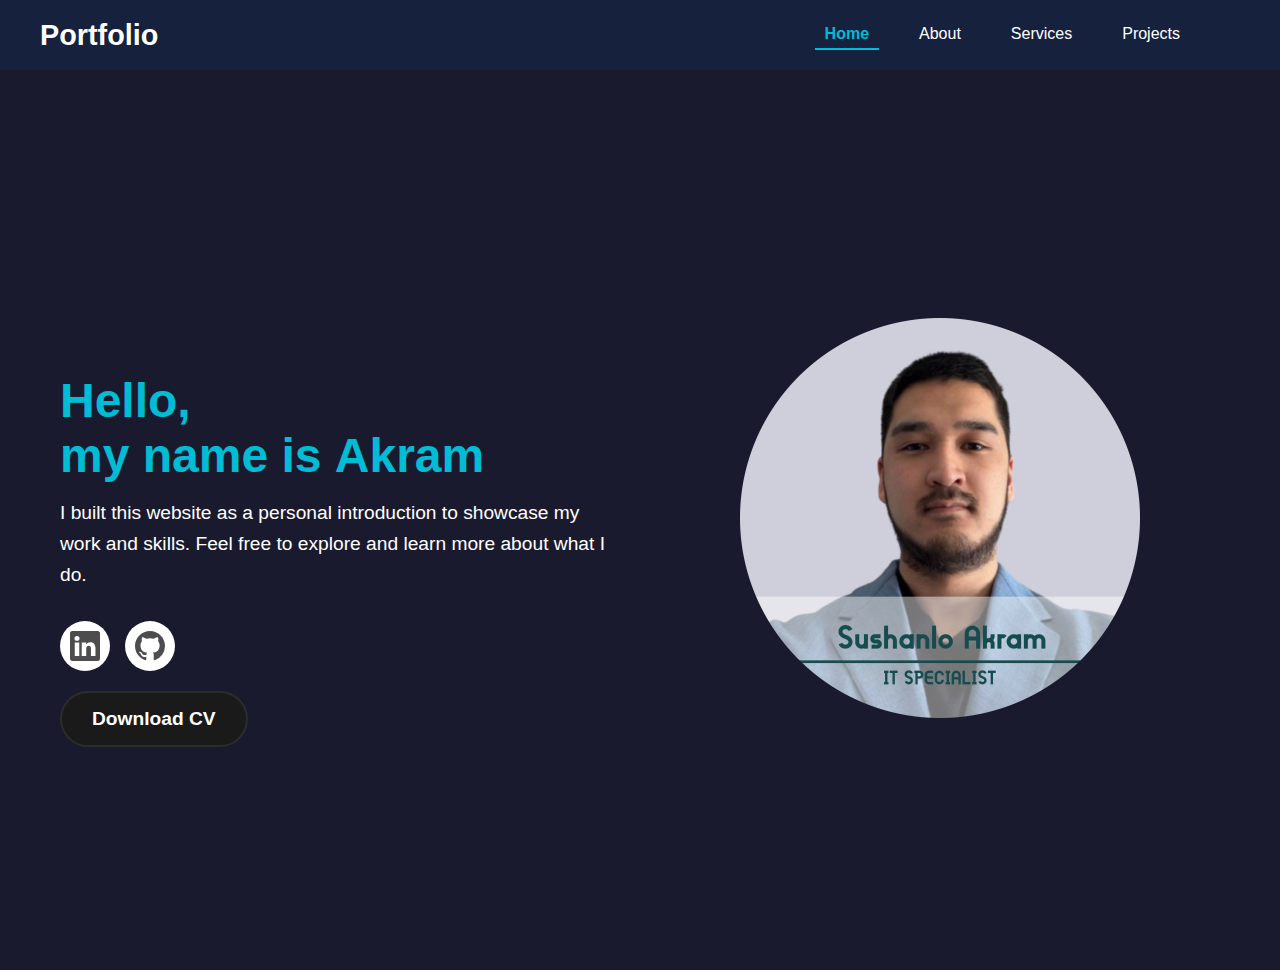
<file: index.html>
<!DOCTYPE html>
<html lang="en">
<head>
    <meta charset="UTF-8">
    <meta name="viewport" content="width=device-width, initial-scale=1.0">
    <title>My Portfolio</title>
    <link rel="stylesheet" href="css/styles.css">
</head>
<body>
    <header>
        <a href="index.html" class="logo">Portfolio</a>
        <nav>
            <a href="index.html" class="active">Home</a>
            <a href="about.html">About</a>
            <a href="services.html">Services</a>
            <a href="project.html">Projects</a>
        </nav>
    </header>
    <main>
      <section class="home">
        <div class="container home-layout">
            <!-- Text Content -->
            <div class="home-content">
                <h1>Hello,<br>my name is <strong>Akram</strong></h1>
                <p>
                    I built this website as a personal introduction to showcase my work and skills. 
                    Feel free to explore and learn more about what I do.
                </p>
                <!-- Buttons -->
                <div class="button-container">
                    <!-- Social Media Links -->
                    <ul class="example-2">
                        <li class="icon-content">
                            <a href="https://www.linkedin.com/in/akram-sushanlo-578249276/" aria-label="LinkedIn" data-social="linkedin">
                                <div class="filled"></div>
                                <svg xmlns="http://www.w3.org/2000/svg" width="16" height="16" fill="currentColor" class="bi bi-linkedin" viewBox="0 0 16 16" xml:space="preserve">
                                    <path d="M0 1.146C0 .513.526 0 1.175 0h13.65C15.474 0 16 .513 16 1.146v13.708c0 .633-.526 1.146-1.175 1.146H1.175C.526 16 0 15.487 0 14.854zm4.943 12.248V6.169H2.542v7.225zm-1.2-8.212c.837 0 1.358-.554 1.358-1.248-.015-.709-.52-1.248-1.342-1.248S2.4 3.226 2.4 3.934c0 .694.521 1.248 1.327 1.248zm4.908 8.212V9.359c0-.216.016-.432.08-.586.173-.431.568-.878 1.232-.878.869 0 1.216.662 1.216 1.634v3.865h2.401V9.25c0-2.22-1.184-3.252-2.764-3.252-1.274 0-1.845.7-2.165 1.193v.025h-.016l.016-.025V6.169h-2.4c.03.678 0 7.225 0 7.225z" fill="currentColor"></path>
                                </svg>
                            </a>
                            <div class="tooltip">LinkedIn</div>
                        </li>
                        <li class="icon-content">
                            <a href="https://github.com/idkwtp-1" aria-label="GitHub" data-social="github">
                                <div class="filled"></div>
                                <svg xmlns="http://www.w3.org/2000/svg" width="16" height="16" fill="currentColor" class="bi bi-github" viewBox="0 0 16 16" xml:space="preserve">
                                    <path d="M8 0C3.58 0 0 3.58 0 8c0 3.54 2.29 6.53 5.47 7.59.4.07.55-.17.55-.38 0-.19-.01-.82-.01-1.49-2.01.37-2.53-.49-2.69-.94-.09-.23-.48-.94-.82-1.13-.28-.15-.68-.52-.01-.53.63-.01 1.08.58 1.23.82.72 1.21 1.87.87 2.33.66.07-.52.28-.87.51-1.07-1.78-.2-3.64-.89-3.64-3.95 0-.87.31-1.59.82-2.15-.08-.2-.36-1.02.08-2.12 0 0 .67-.21 2.2.82.64-.18 1.32-.27 2-.27s1.36.09 2 .27c1.53-1.04 2.2-.82 2.2-.82.44 1.1.16 1.92.08 2.12.51.56.82 1.27.82 2.15 0 3.07-1.87 3.75-3.65 3.95.29.25.54.73.54 1.48 0 1.07-.01 1.93-.01 2.2 0 .21.15.46.55.38A8.01 8.01 0 0 0 16 8c0-4.42-3.58-8-8-8" fill="currentColor"></path>
                                </svg>
                            </a>
                            <div class="tooltip">GitHub</div>
                        </li>
                    </ul>
                    <!-- Download CV Button -->
                    <a href="Files/Resume.docx" download>
                      <button class="boton-elegante">Download CV</button>
                    </a>
                </div>
            </div>
            <!-- Image -->
            <div class="image-container">
                <img src="images/me2.png" alt="Akram's photo">
            </div>
        </div>
    </section>
    </main>
</body>
</html>
</file>
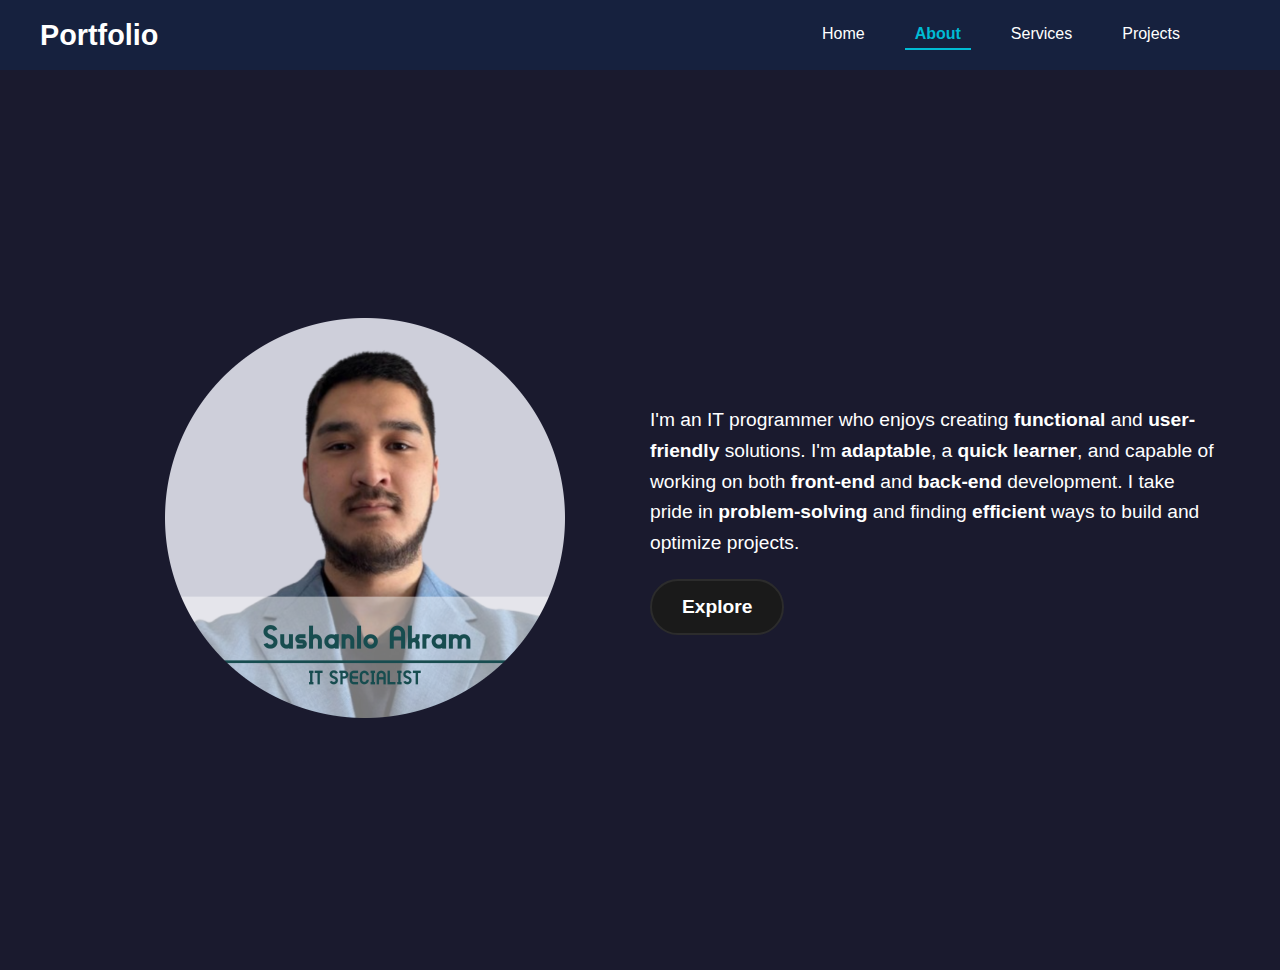
<file: about.html>
<!DOCTYPE html>
<html lang="en">
<head>
    <meta charset="UTF-8">
    <meta name="viewport" content="width=device-width, initial-scale=1.0">
    <title>My Portfolio</title>
    <link rel="stylesheet" href="css/styles.css">
</head>
<body>
    <header>
        <a href="index.html" class="logo">Portfolio</a>
        <nav>
            <a href="index.html">Home</a>
            <a href="about.html" class="active">About</a>
            <a href="services.html">Services</a>
            <a href="project.html">Projects</a>
        </nav>
    </header>

    <main>
        <section class="home">
            <div class="container">
                <div class="home-content">
                    <p>
                      I'm an IT programmer who enjoys creating <strong>functional</strong> and <strong>user-friendly</strong> solutions. I'm <strong>adaptable</strong>, a <strong>quick learner</strong>, and capable of working on both <strong>front-end</strong> and <strong>back-end</strong> development. I take pride in <strong>problem-solving</strong> and finding <strong>efficient</strong> ways to build and optimize projects.                    </p>
                    </p>
                    <a href="services.html">
                      <button class="boton-elegante">Explore</button>
                  </a>
                                  </div>
                <div class="image-container">
                    <img src="images/me2.png" alt="Akram's photo">
                </div>
            </div>
        </section>
    </main>

</body>
</html>
</file>
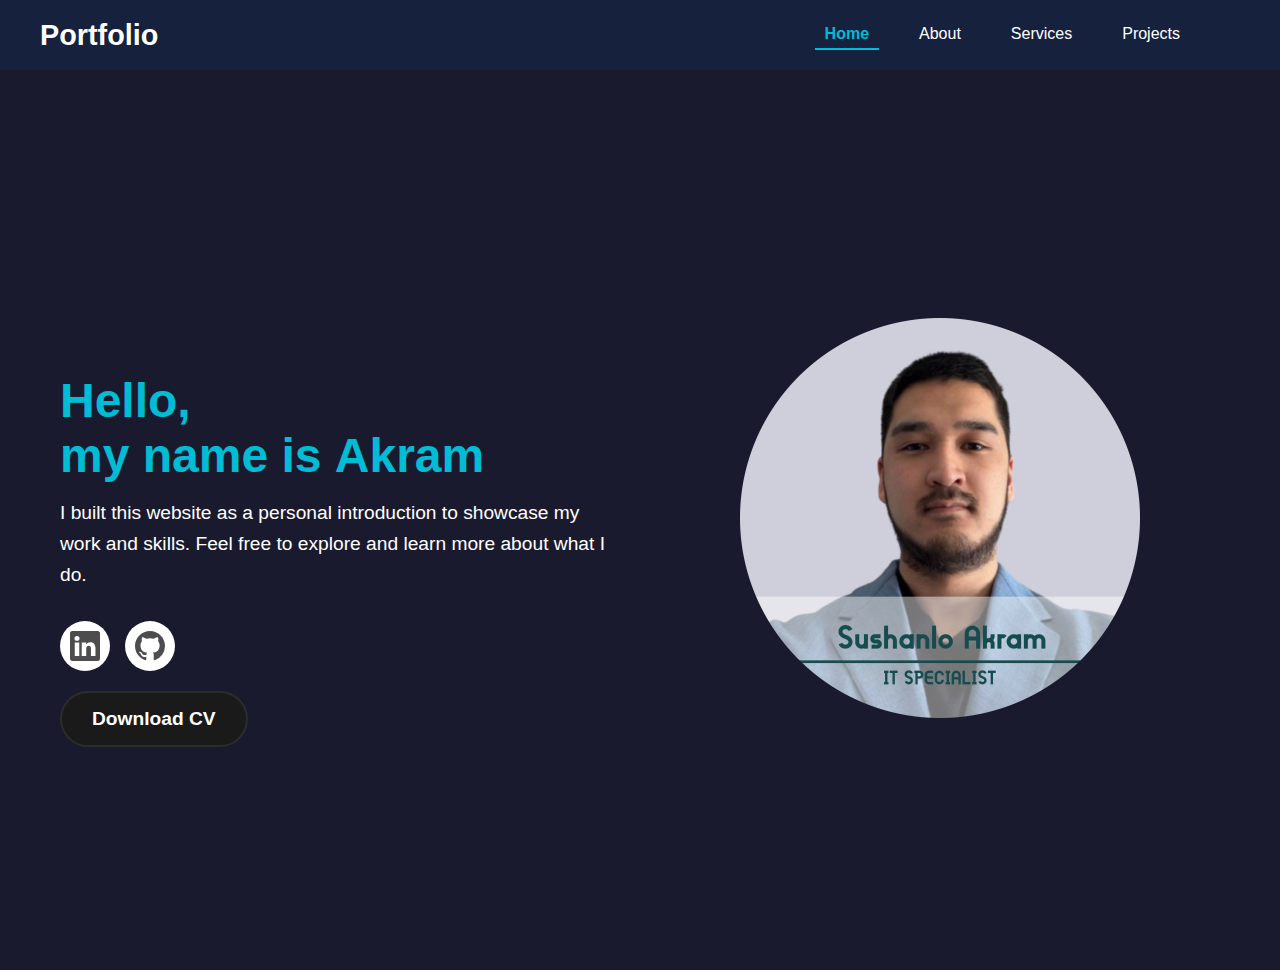
<file: home.html>
<!DOCTYPE html>
<html lang="en">
<head>
    <meta charset="UTF-8">
    <meta name="viewport" content="width=device-width, initial-scale=1.0">
    <title>My Portfolio</title>
    <link rel="stylesheet" href="css/styles.css">
</head>
<body>
    <header>
        <a href="home.html" class="logo">Portfolio</a>
        <nav>
            <a href="home.html" class="active">Home</a>
            <a href="about.html">About</a>
            <a href="services.html">Services</a>
            <a href="project.html">Projects</a>
        </nav>
    </header>
    <main>
      <section class="home">
        <div class="container home-layout">
            <!-- Text Content -->
            <div class="home-content">
                <h1>Hello,<br>my name is <strong>Akram</strong></h1>
                <p>
                    I built this website as a personal introduction to showcase my work and skills. 
                    Feel free to explore and learn more about what I do.
                </p>
                <!-- Buttons -->
                <div class="button-container">
                    <!-- Social Media Links -->
                    <ul class="example-2">
                        <li class="icon-content">
                            <a href="https://www.linkedin.com/in/akram-sushanlo-578249276/" aria-label="LinkedIn" data-social="linkedin">
                                <div class="filled"></div>
                                <svg xmlns="http://www.w3.org/2000/svg" width="16" height="16" fill="currentColor" class="bi bi-linkedin" viewBox="0 0 16 16" xml:space="preserve">
                                    <path d="M0 1.146C0 .513.526 0 1.175 0h13.65C15.474 0 16 .513 16 1.146v13.708c0 .633-.526 1.146-1.175 1.146H1.175C.526 16 0 15.487 0 14.854zm4.943 12.248V6.169H2.542v7.225zm-1.2-8.212c.837 0 1.358-.554 1.358-1.248-.015-.709-.52-1.248-1.342-1.248S2.4 3.226 2.4 3.934c0 .694.521 1.248 1.327 1.248zm4.908 8.212V9.359c0-.216.016-.432.08-.586.173-.431.568-.878 1.232-.878.869 0 1.216.662 1.216 1.634v3.865h2.401V9.25c0-2.22-1.184-3.252-2.764-3.252-1.274 0-1.845.7-2.165 1.193v.025h-.016l.016-.025V6.169h-2.4c.03.678 0 7.225 0 7.225z" fill="currentColor"></path>
                                </svg>
                            </a>
                            <div class="tooltip">LinkedIn</div>
                        </li>
                        <li class="icon-content">
                            <a href="https://github.com/idkwtp-1" aria-label="GitHub" data-social="github">
                                <div class="filled"></div>
                                <svg xmlns="http://www.w3.org/2000/svg" width="16" height="16" fill="currentColor" class="bi bi-github" viewBox="0 0 16 16" xml:space="preserve">
                                    <path d="M8 0C3.58 0 0 3.58 0 8c0 3.54 2.29 6.53 5.47 7.59.4.07.55-.17.55-.38 0-.19-.01-.82-.01-1.49-2.01.37-2.53-.49-2.69-.94-.09-.23-.48-.94-.82-1.13-.28-.15-.68-.52-.01-.53.63-.01 1.08.58 1.23.82.72 1.21 1.87.87 2.33.66.07-.52.28-.87.51-1.07-1.78-.2-3.64-.89-3.64-3.95 0-.87.31-1.59.82-2.15-.08-.2-.36-1.02.08-2.12 0 0 .67-.21 2.2.82.64-.18 1.32-.27 2-.27s1.36.09 2 .27c1.53-1.04 2.2-.82 2.2-.82.44 1.1.16 1.92.08 2.12.51.56.82 1.27.82 2.15 0 3.07-1.87 3.75-3.65 3.95.29.25.54.73.54 1.48 0 1.07-.01 1.93-.01 2.2 0 .21.15.46.55.38A8.01 8.01 0 0 0 16 8c0-4.42-3.58-8-8-8" fill="currentColor"></path>
                                </svg>
                            </a>
                            <div class="tooltip">GitHub</div>
                        </li>
                    </ul>
                    <!-- Download CV Button -->
                    <a href="Files/Resume.docx" download>
                      <button class="boton-elegante">Download CV</button>
                    </a>
                </div>
            </div>
            <!-- Image -->
            <div class="image-container">
                <img src="images/me2.png" alt="Akram's photo">
            </div>
        </div>
    </section>
    </main>
</body>
</html>
</file>
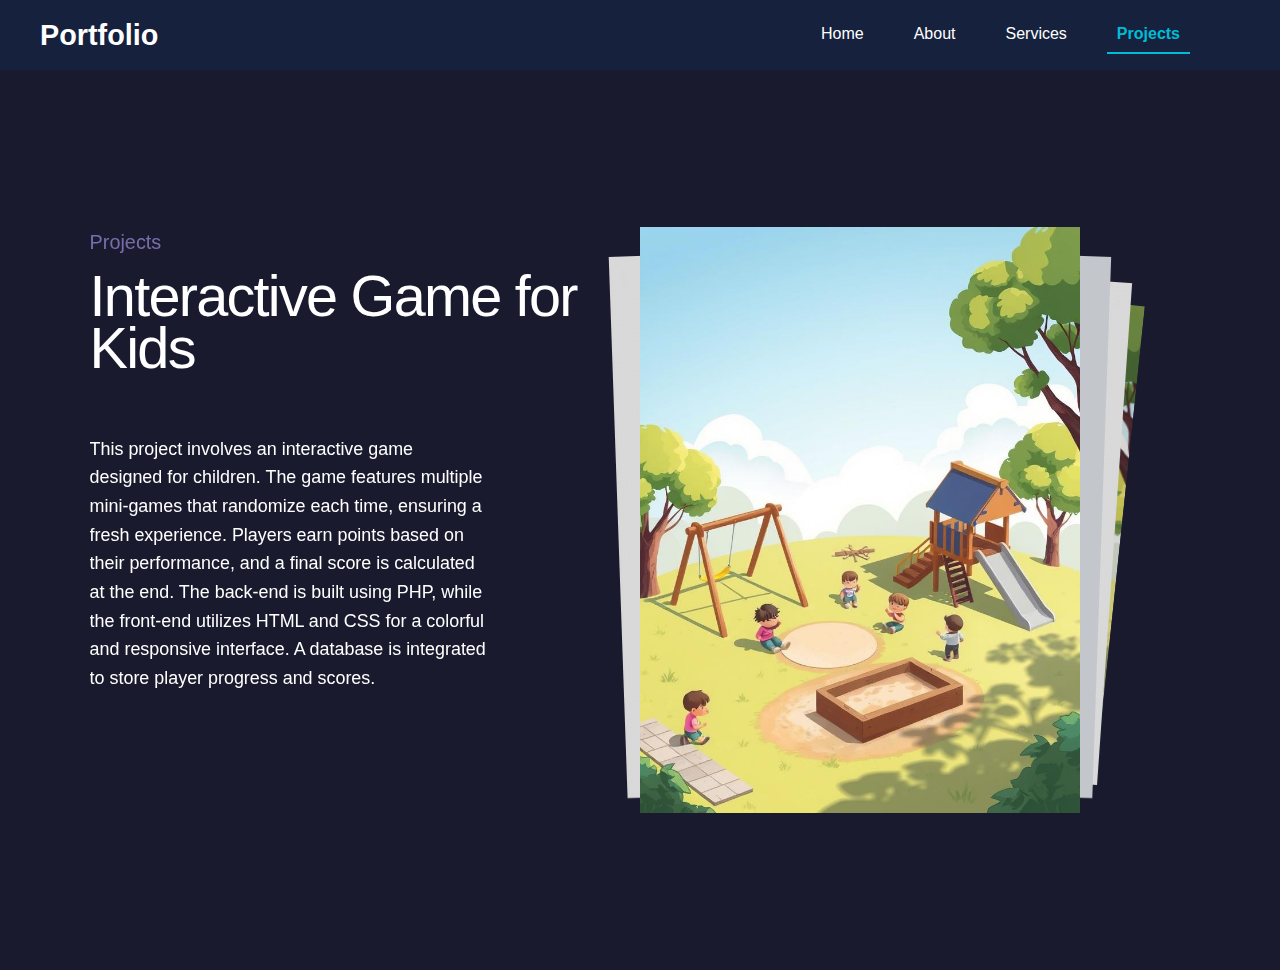
<file: project.html>
<!DOCTYPE html>
<html lang="en">

<head>
    <meta charset="utf-8">
    <title>My Portfolio</title>
    <meta name="viewport" content="width=device-width, initial-scale=1">
    
    <link rel="stylesheet" href="css/about.css">
    <link rel="stylesheet" href="https://unpkg.com/swiper@8/swiper-bundle.min.css">
    <link rel="stylesheet" href="css/styles.css">

</head>

<body>

    <header>
        <a href="index.html" class="logo">Portfolio</a>
        <nav>
          <a href="index.html">Home</a>
          <a href="about.html">About</a>
          <a href="services.html">Services</a>
          <a href="project.html" class="active">Projects</a>
        </nav>
    </header>

    <div class="page-wrapper">
        <main class="main-wrapper">
            <section class="section">
                <div class="container is-slider">
                    <div class="slider_wrap">

                        <!-- Left Slider (Text Content) -->
                        <div class="slider_left">
                            <div class="swiper is-content">
                                <div class="swiper-wrapper">
                                    <!-- Project 1: Game for Kids -->
                                    <div class="swiper-slide">
                                        <div class="slider_info-top">
                                            <p class="slider_tagline">Projects</p>
                                            <div class="slider_title">
                                                <p class="slider_title-text">Interactive Game for Kids</p>
                                            </div>
                                        </div>
                                        <div class="slider_info-middle">
                                            <p class="slider_info-text">
                                                This project involves an interactive game designed for children. The game features multiple mini-games that randomize each time, ensuring a fresh experience. 
                                                Players earn points based on their performance, and a final score is calculated at the end. 
                                                The back-end is built using PHP, while the front-end utilizes HTML and CSS for a colorful and responsive interface. 
                                                A database is integrated to store player progress and scores.
                                            </p>
                                        </div>
                                    </div>
                        
                                    <!-- Project 2: Library Management System -->
                                    <div class="swiper-slide">
                                        <div class="slider_info-top">
                                            <p class="slider_tagline">Projects</p>
                                            <div class="slider_title">
                                                <p class="slider_title-text">Library Management System</p>
                                            </div>
                                        </div>
                                        <div class="slider_info-middle">
                                            <p class="slider_info-text">
                                                A library management system has been developed to assist librarians in organizing books, newspapers, and magazines. 
                                                The system allows users to add new items, search for them by ID, update details, or delete entries as needed. 
                                                Java is used for both the back-end and front-end (with Java Swing), while DBeaver manages the database. 
                                                The interface is designed to be simple and user-friendly, making it accessible for all users.
                                            </p>
                                        </div>
                                    </div>
                        
                                    <!-- Project 3: Library Management System (Employee Portal) -->
                                    <div class="swiper-slide">
                                        <div class="slider_info-top">
                                            <p class="slider_tagline">Projects</p>
                                            <div class="slider_title">
                                                <p class="slider_title-text">Sharing Recipe</p>
                                            </div>
                                        </div>
                                        <div class="slider_info-middle">
                                            <p class="slider_info-text">
                                                This project is a recipe-sharing platform that allows users to browse, share, and manage recipes.
                                                Anyone can explore recipes without an account, but registered users can create an account, log in, share their own recipes, and connect with others.
                                                The front-end is built with HTML, CSS, and JavaScript for a smooth user experience, while the back-end, powered by Node.js, handles authentication, recipe management, and interactions.
                                                An SQL database securely stores user accounts, and recipes, ensuring seamless access and organization.
                                            </p>
                                        </div>
                                    </div>
                                </div>
                            </div>
                        </div>

                        <!-- Right Slider (Images) -->
                        <div class="slider_right">
                            <div class="swiper is-photos">
                                <div class="swiper-wrapper">
                                    <!-- First Image -->
                                    <div class="swiper-slide">
                                        <img src="images/game.jpg"  class="slider-image">
                                    </div>
                                    <!-- Second Image -->
                                    <div class="swiper-slide">
                                        <img src="images/library.png"  class="slider-image">
                                    </div>
                                    <div class="swiper-slide">
                                        <img src="images/recipe.png"  class="slider-image">
                                    </div>
                                </div>
                            </div>
                        </div>

                    </div>
                </div>
            </section>
        </main>
    </div>

    <script src="https://d3e54v103j8qbb.cloudfront.net/js/jquery-3.5.1.min.dc5e7f18c8.js" crossorigin="anonymous"></script>
    <script src="https://unpkg.com/swiper@8/swiper-bundle.min.js"></script>

    <script>
        document.addEventListener("DOMContentLoaded", function () {
            let photoSwiper = new Swiper(".swiper.is-photos", {
                effect: "cards",
                grabCursor: true,
                loop: true,
                keyboard: true,
            });

            let contentSwiper = new Swiper(".swiper.is-content", {
                speed: 0,
                loop: true,
                followFinger: false,
                effect: "fade",
                fadeEffect: {
                    crossFade: true
                }
            });

            photoSwiper.controller.control = contentSwiper;
            contentSwiper.controller.control = photoSwiper;
        });
    </script>

</body>

</html>
</file>
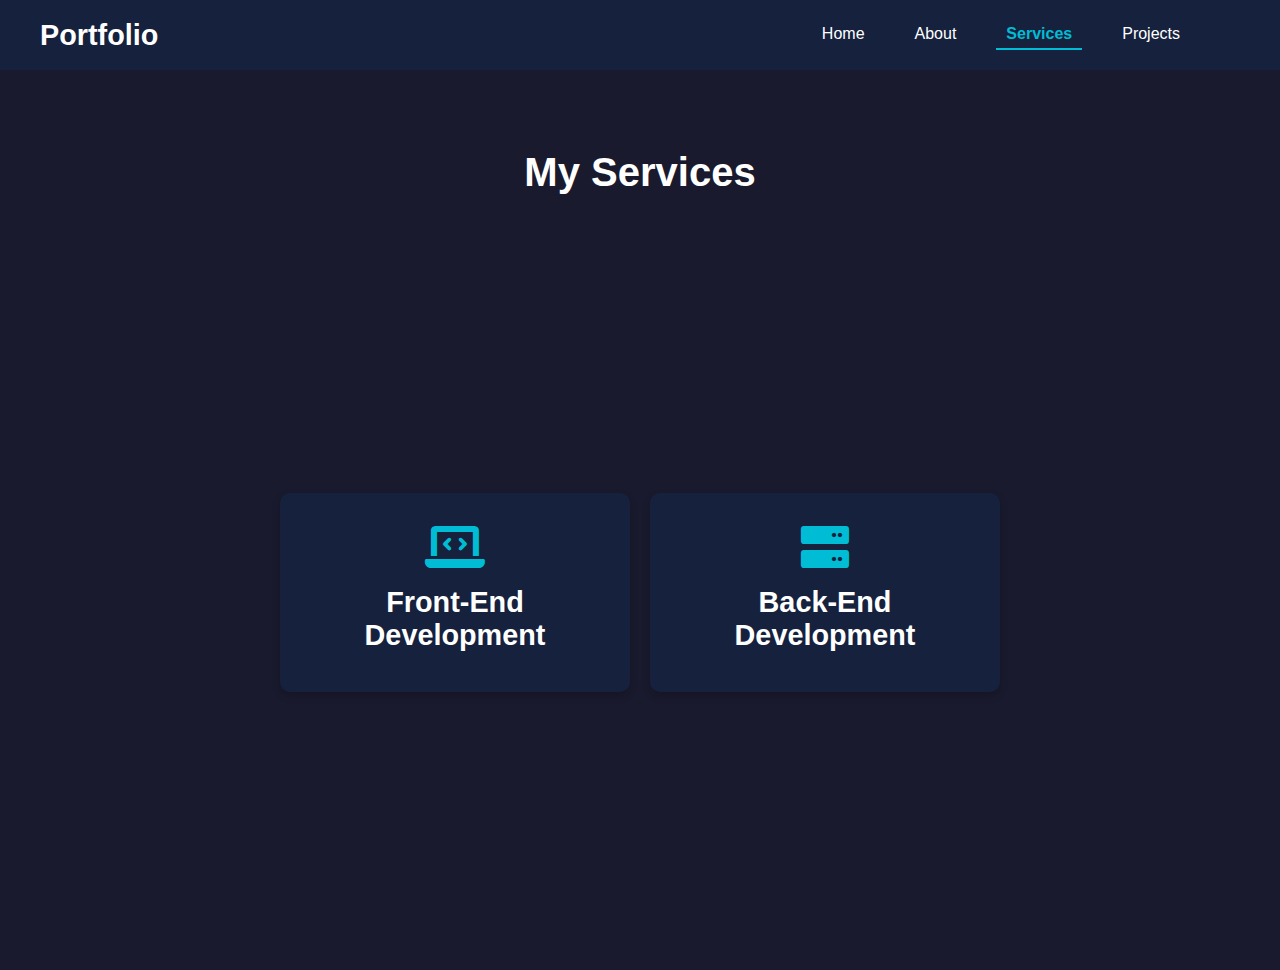
<file: services.html>
<!DOCTYPE html>
<html lang="en">
<head>
    <meta charset="UTF-8">
    <meta name="viewport" content="width=device-width, initial-scale=1.0">
    <title>My Services - Full-Stack Development</title>
    <link rel="stylesheet" href="css/styles.css">
    <link rel="stylesheet" href="https://cdnjs.cloudflare.com/ajax/libs/font-awesome/6.0.0/css/all.min.css">
</head>
<body>
    <header>
        <a href="index.html" class="logo">Portfolio</a>
        <nav>
            <a href="index.html">Home</a>
            <a href="about.html">About</a>
            <a href="services.html" class="active">Services</a>
            <a href="project.html">Projects</a>
        </nav>
    </header>

    <main class="services-container">
        <h1 class="services-title">My Services</h1>
    
        <section class="services">
            <!-- Front-End Development -->
            <article class="service" id="frontend">
                <i class="fa fa-laptop-code"></i>
                <h2>Front-End Development</h2>
                <p class="service-description">
                    Building visually appealing and responsive user interfaces using HTML, CSS, JavaScript, React, and Bootstrap to ensure a seamless user experience.
                </p>
                                <ul class="tools-list">
                    <li>HTML</li>
                    <li>CSS</li>
                    <li>JavaScript</li>
                    <li>React</li>
                    <li>Bootstrap</li>
                </ul>
            </article>
            
            <article class="service" id="backend">
                <i class="fa fa-server"></i>
                <h2>Back-End Development</h2>
                <p class="service-description">
                    Developing robust and scalable back-end solutions with Node.js, Python, MySQL, PHP, and Git, ensuring secure data management and API functionality.
                </p>
                                <ul class="tools-list">
                    <li>Node.js</li>
                    <li>Python</li>
                    <li>MySQL</li>
                    <li>PHP</li>
                    <li>Git</li>
                </ul>
            </article>
            
            <!-- Uncomment this section to enable API Development -->
            <!-- 
            <article class="service" id="api">
                <i class="fa fa-link"></i>
                <h2>API Development</h2>
                <p class="service-description">Designing RESTful and GraphQL APIs that enable seamless communication between front-end and back-end systems.</p>
                <ul class="tools-list">
                    <li>REST API</li>
                    <li>GraphQL</li>
                    <li>Postman</li>
                    <li>JWT Authentication</li>
                </ul>
            </article>
            -->
            
        </section>
    </main>
    
    <script>
        document.addEventListener("DOMContentLoaded", function () {
            const services = document.querySelectorAll(".service");
    
            services.forEach((service) => {
                service.addEventListener("click", function () {
                    // Toggle only the clicked service, without affecting others
                    this.classList.toggle("active");
    
                    // Find its own description and tools list
                    const description = this.querySelector(".service-description");
                    const toolsList = this.querySelector(".tools-list");
    
                    if (description && toolsList) {
                        // Toggle visibility for only the clicked service
                        description.classList.toggle("show");
                        toolsList.classList.toggle("show");
                    }
                });
            });
        });
    </script>
    
    
    
    
        
        
        
        
        
    
    
    
    
    
    
    
</body>
</html>
</file>
<file: css/styles.css>
/* General Styles */
* {
    margin: 0;
    padding: 0;
    box-sizing: border-box;
}

body {
    font-family: Arial, sans-serif;
    background-color: #1a1a2e;
    color: #ffffff;
    overflow-x: hidden;
    padding-top: 70px; /* Prevent content from jumping under fixed header */
}

/* Header Styling (Fixed Navigation Bar) */
header {
    display: flex;
    justify-content: space-between;
    align-items: center;
    padding: 15px 40px;
    position: fixed;
    top: 0;
    left: 0;
    width: 100%;
    background-color: #16213e;
    z-index: 1000;
    height: 70px;
}

.logo {
    font-size: 1.8rem;
    font-weight: bold;
    color: #ffffff;
    text-decoration: none;
}

nav {
    display: flex;
    gap: 30px;
    margin-left: auto;
    padding-right: 50px;
}

nav a {
    color: #ffffff;
    text-decoration: none;
    font-size: 1rem;
    font-weight: 500;
    transition: color 0.3s ease;
    padding: 5px 10px;
}

nav a:hover {
    color: #00bcd4;
}

nav a.active {
    color: #00bcd4;
    font-weight: bold;
    border-bottom: 2px solid #00bcd4;
}

/* Home Section */
.home {
    display: flex;
    justify-content: center;
    align-items: center;
    min-height: 100vh;
    padding: 100px 20px;
    max-width: 1200px;
    margin: auto;
}

.container {
    display: flex;
    flex-direction: row;
    justify-content: flex-start;
    align-items: center;
    width: 100%;
}

.home-layout {
    flex-direction: row;
}

.home-layout .home-content {
    order: 1;
    margin-right: 20px;
    text-align: left;
}

.home-layout .image-container {
    order: 2;
    margin-left: 20px;
}

/* Image Styling */
.image-container {
    flex: 1; /* Ensure the image container takes up proportional space */
    text-align: center; /* Center-align the image */
    margin-left: 20px; /* Add spacing between the text and image */
    min-width: 400px; /* Prevent the container from shrinking too much */
}

.image-container img {
    max-width: 100%; /* Ensure the image scales within its container */
    height: auto; /* Maintain aspect ratio */
    border-radius: 10px;
    max-height: 400px; /* Set a maximum height for the image */
    width: auto; /* Allow the width to adjust automatically */
}

/* Home Content - Text */
.home-content {
    flex: 1;
    max-width: 50%;
    text-align: left;
    order: 2;
}

.home-content h1 {
    font-size: 3rem;
    margin-bottom: 15px;
    color: #00bcd4;
    text-align: left;
    margin-top: 80px;
}

.home-content p {
    font-size: 1.2rem;
    line-height: 1.6;
    margin-bottom: 20px;
    color: #ffffff;
}

/* Button Container */
.button-container {
    display: flex;
    flex-direction: column; /* Stack button and social media icons vertically */
    gap: 20px; /* Space between elements */
    align-items: flex-start; /* Align items to the left */
}

.boton-elegante {
    padding: 15px 30px;
    border: 2px solid #2c2c2c;
    background-color: #1a1a1a;
    color: #ffffff;
    font-size: 1.2rem;
    cursor: pointer;
    border-radius: 30px;
    transition: all 0.4s ease;
    outline: none;
    position: relative;
    overflow: hidden;
    font-weight: bold;
}

.boton-elegante::after {
    content: "";
    position: absolute;
    top: 0;
    left: 0;
    width: 100%;
    height: 100%;
    background: radial-gradient(
        circle,
        rgba(255, 255, 255, 0.25) 0%,
        rgba(255, 255, 255, 0) 70%
    );
    transform: scale(0);
    transition: transform 0.5s ease;
}

.boton-elegante:hover::after {
    transform: scale(4);
}

.boton-elegante:hover {
    border-color: #666666;
    background: #292929;
}

/* Social Media Buttons */
ul {
    list-style: none;
}

.example-2 {
    display: flex;
    justify-content: flex-start; /* Align icons to the left */
    align-items: center;
    gap: 15px; /* Space between icons */
    margin-top: 10px; /* Add spacing below the button */
}

.example-2 .icon-content {
    margin: 0;
    position: relative;
}

.example-2 .icon-content .tooltip {
    position: absolute;
    top: -30px;
    left: 50%;
    transform: translateX(-50%);
    color: #fff;
    padding: 6px 10px;
    border-radius: 5px;
    opacity: 0;
    visibility: hidden;
    font-size: 14px;
    transition: all 0.3s ease;
}

.example-2 .icon-content:hover .tooltip {
    opacity: 1;
    visibility: visible;
    top: -50px;
}

.example-2 .icon-content a {
    position: relative;
    overflow: hidden;
    display: flex;
    justify-content: center;
    align-items: center;
    width: 50px;
    height: 50px;
    border-radius: 50%;
    color: #4d4d4d;
    background-color: #fff;
    transition: all 0.3s ease-in-out;
}

.example-2 .icon-content a:hover {
    box-shadow: 3px 2px 45px 0px rgb(0 0 0 / 12%);
}

.example-2 .icon-content a svg {
    position: relative;
    z-index: 1;
    width: 30px;
    height: 30px;
}

.example-2 .icon-content a:hover {
    color: white;
}

.example-2 .icon-content a .filled {
    position: absolute;
    top: auto;
    bottom: 0;
    left: 0;
    width: 100%;
    height: 0;
    background-color: #000;
    transition: all 0.3s ease-in-out;
}

.example-2 .icon-content a:hover .filled {
    height: 100%;
}

.example-2 .icon-content a[data-social="linkedin"] .filled,
.example-2 .icon-content a[data-social="linkedin"] ~ .tooltip {
    background-color: #0274b3;
}

.example-2 .icon-content a[data-social="github"] .filled,
.example-2 .icon-content a[data-social="github"] ~ .tooltip {
    background-color: #24262a;
}

.example-2 .icon-content a[data-social="instagram"] .filled,
.example-2 .icon-content a[data-social="instagram"] ~ .tooltip {
    background: linear-gradient(
        45deg,
        #405de6,
        #5b51db,
        #b33ab4,
        #c135b4,
        #e1306c,
        #fd1f1f
    );
}

.example-2 .icon-content a[data-social="youtube"] .filled,
.example-2 .icon-content a[data-social="youtube"] ~ .tooltip {
    background-color: #ff0000;
}
/* ===== Services Section Title Fix (Perfect Centering) ===== */
.services-title {
    text-align: center;
    font-size: 2.5rem;
    font-weight: bold;
    color: #ffffff;
    margin-bottom: 20px; /* Adjusted spacing */
    display: flex;
    justify-content: center;
    align-items: center;
}

/* Centering Services Section Vertically */
.services-container {
    display: flex;
    flex-direction: column;
    justify-content: center; /* Centers vertically */
    align-items: center; /* Centers horizontally */
    min-height: 100vh; /* Ensures it takes full height */
    padding-top: 80px; /* Adjusts for fixed header */
}

/* ===== Services Container (Fixing Center Alignment & Equal Heights) ===== */
/* ===== Services Container (Restrict Width & Centering) ===== */
.services {
    display: flex; /* Keeps items in a row */
    flex-wrap: nowrap; /* Prevents wrapping to a new line */
    gap: 20px; /* Adds space between services */
    justify-content: center; /* Centers the services */
    align-items: flex-start;
    max-width: 900px; /* Restricts total width */
    margin: auto;
}


/* ===== Individual Service Box (Prevents Being Too Wide) ===== */
.service {
    max-width: 350px; /* Restricts width */
    width: 100%; /* Ensures it adapts properly */
    background: #16213e;
    padding: 30px;
    border-radius: 10px;
    transition: all 0.3s ease-in-out;
    box-shadow: 0px 4px 8px rgba(0, 0, 0, 0.2);
    text-align: center;
    display: flex;
    flex-direction: column;
    justify-content: flex-start;
    height: auto;
    cursor: pointer;
}




/* Hover Effect */
.service:hover {
    transform: translateY(-10px);
    box-shadow: 0px 8px 16px rgba(0, 0, 0, 0.3);
}

/* Icon Styling */
.service i {
    font-size: 3rem;
    color: #00bcd4;
    margin-bottom: 15px;
}

/* Service Title */
.service h2 {
    font-size: 1.8rem;
    margin-bottom: 10px;
    color: #ffffff;
}

/* Service Description */
.service p {
    font-size: 1rem;
    line-height: 1.5;
    color: #b8c6db;
    flex-grow: 1; /* Allows text to take up space evenly */
}

/* === Hidden Tools List (Reveals on Click) === */
.tools-list {
    list-style: none;
    padding: 10px;
    margin-top: 15px;
    background-color: rgba(255, 255, 255, 0.1);
    border-radius: 5px;
    display: none; /* Hidden by default */
    text-align: left;
}

.tools-list li {
    padding: 5px 0;
    color: #ffffff;
    font-size: 1rem;
}

/* When a service is clicked, reveal the tools */
.service.active .tools-list {
    display: block;
}

/* === Center API Development Service in Second Row === */
.services .service:nth-child(3) {
    grid-column: span 2; /* Takes up full width */
    text-align: center;
    max-width: 50%; /* Makes it look balanced */
    margin: 0 auto; /* Centers it */
}

/* Ensures smooth toggle effect */
.service-description,
.tools-list {
    display: none;
    opacity: 0;
    max-height: 0;
    transition: opacity 0.3s ease-in-out, max-height 0.3s ease-in-out;
    overflow: hidden;
}

/* When active, smoothly expand */
.service.active .service-description,
.service.active .tools-list {
    display: block;
    opacity: 1;
    max-height: 500px; /* Adjust this based on your content */
}

@media (max-width: 768px) {
    .services {
        flex-wrap: wrap; /* Allows stacking only on small screens */
    }

    .service {
        max-width: 100%; /* Ensures full width on small screens */
    }
}

/* === RESPONSIVE FIXES === */
@media (max-width: 768px) {
    .services {
        grid-template-columns: 1fr; /* Single column layout */
        padding: 40px 5%;
    }

    .services .service:nth-child(3) {
        grid-column: span 1; /* Ensures correct layout on mobile */
        max-width: 100%;
    }
}





/* Responsive Design */
@media (max-width: 1024px) {
    .container {
        flex-direction: column; /* Stack elements vertically */
        text-align: center;
        align-items: center;
    }

    .home-content {
        max-width: 80%;
        padding-left: 0;
        margin-bottom: 30px;
        text-align: center;
    }

    .image-container {
        margin-left: 0; /* Remove horizontal margin */
        margin-top: 20px; /* Add vertical spacing */
        max-width: 80%; /* Reduce image size for better readability */
    }

    .image-container img {
        max-width: 100%; /* Make the image responsive */
        max-height: 350px; /* Adjust height for smaller screens */
    }

    .example-2 {
        justify-content: center; /* Center-align icons on smaller screens */
    }
}

@media (max-width: 480px) {
    header {
        flex-direction: column;
        align-items: center;
    }

    nav {
        flex-direction: column;
        gap: 10px;
        text-align: center;
        padding-right: 0;
    }

    .home-content h1 {
        font-size: 2.5rem;
    }

    .home-content p {
        font-size: 1rem;
    }

    .image-container img {
        max-width: 100%; /* Make the image full-width on mobile */
        max-height: 250px; /* Further reduce height for small screens */
    }
}
</file>
<file: css/about.css>
/* Generated on: Thu Jun 30 2022 21:14:17 GMT+0000 (Coordinated Universal Time) */
/* ==========================================================================
   normalize.css v3.0.3 | MIT License | github.com/necolas/normalize.css 
   ========================================================================== */
/*! normalize.css v3.0.3 | MIT License | github.com/necolas/normalize.css */html{font-family:sans-serif;-ms-text-size-adjust:100%;-webkit-text-size-adjust:100%}body{margin:0}article,aside,details,figcaption,figure,footer,header,hgroup,main,menu,nav,section,summary{display:block}audio,canvas,progress,video{display:inline-block;vertical-align:baseline}audio:not([controls]){display:none;height:0}[hidden],template{display:none}a{background-color:transparent}a:active,a:hover{outline:0}abbr[title]{border-bottom:1px dotted}b,strong{font-weight:bold}dfn{font-style:italic}h1{font-size:2em;margin:.67em 0}mark{background:#ff0;color:#000}small{font-size:80%}sub,sup{font-size:75%;line-height:0;position:relative;vertical-align:baseline}sup{top:-0.5em}sub{bottom:-0.25em}img{border:0}svg:not(:root){overflow:hidden}figure{margin:1em 40px}hr{box-sizing:content-box;height:0}pre{overflow:auto}code,kbd,pre,samp{font-family:monospace,monospace;font-size:1em}button,input,optgroup,select,textarea{color:inherit;font:inherit;margin:0}button{overflow:visible}button,select{text-transform:none}button,html input[type="button"],input[type="reset"]{-webkit-appearance:button;cursor:pointer}button[disabled],html input[disabled]{cursor:default}button::-moz-focus-inner,input::-moz-focus-inner{border:0;padding:0}input{line-height:normal}input[type='checkbox'],input[type='radio']{box-sizing:border-box;padding:0}input[type='number']::-webkit-inner-spin-button,input[type='number']::-webkit-outer-spin-button{height:auto}input[type='search']{-webkit-appearance:none}input[type='search']::-webkit-search-cancel-button,input[type='search']::-webkit-search-decoration{-webkit-appearance:none}fieldset{border:1px solid #c0c0c0;margin:0 2px;padding:.35em .625em .75em}legend{border:0;padding:0}textarea{overflow:auto}optgroup{font-weight:bold}table{border-collapse:collapse;border-spacing:0}td,th{padding:0}

/* ==========================================================================
   Start of base Webflow CSS - If you're looking for some ultra-clean CSS, skip the boilerplate and see the unminified code below.
   ========================================================================== */
   @font-face{font-family:'webflow-icons';src:url("[data-uri]") format('truetype');font-weight:normal;font-style:normal}[class^="w-icon-"],[class*=" w-icon-"]{font-family:'webflow-icons' !important;speak:none;font-style:normal;font-weight:normal;font-variant:normal;text-transform:none;line-height:1;-webkit-font-smoothing:antialiased;-moz-osx-font-smoothing:grayscale}.w-icon-slider-right:before{content:"\e600"}.w-icon-slider-left:before{content:"\e601"}.w-icon-nav-menu:before{content:"\e602"}.w-icon-arrow-down:before,.w-icon-dropdown-toggle:before{content:"\e603"}.w-icon-file-upload-remove:before{content:"\e900"}.w-icon-file-upload-icon:before{content:"\e903"}*{-webkit-box-sizing:border-box;-moz-box-sizing:border-box;box-sizing:border-box}html{height:100%}body{margin:0;min-height:100%;background-color:#fff;font-family:Arial,sans-serif;font-size:14px;line-height:20px;color:#333}img{max-width:100%;vertical-align:middle;display:inline-block}html.w-mod-touch *{background-attachment:scroll !important}.w-block{display:block}.w-inline-block{max-width:100%;display:inline-block}.w-clearfix:before,.w-clearfix:after{content:" ";display:table;grid-column-start:1;grid-row-start:1;grid-column-end:2;grid-row-end:2}.w-clearfix:after{clear:both}.w-hidden{display:none}.w-button{display:inline-block;padding:9px 15px;background-color:#3898EC;color:white;border:0;line-height:inherit;text-decoration:none;cursor:pointer;border-radius:0}input.w-button{-webkit-appearance:button}html[data-w-dynpage] [data-w-cloak]{color:transparent !important}.w-webflow-badge,.w-webflow-badge *{position:static;left:auto;top:auto;right:auto;bottom:auto;z-index:auto;display:block;visibility:visible;overflow:visible;overflow-x:visible;overflow-y:visible;box-sizing:border-box;width:auto;height:auto;max-height:none;max-width:none;min-height:0;min-width:0;margin:0;padding:0;float:none;clear:none;border:0 none transparent;border-radius:0;background:none;background-image:none;background-position:0 0;background-size:auto auto;background-repeat:repeat;background-origin:padding-box;background-clip:border-box;background-attachment:scroll;background-color:transparent;box-shadow:none;opacity:1;transform:none;transition:none;direction:ltr;font-family:inherit;font-weight:inherit;color:inherit;font-size:inherit;line-height:inherit;font-style:inherit;font-variant:inherit;text-align:inherit;letter-spacing:inherit;text-decoration:inherit;text-indent:0;text-transform:inherit;list-style-type:disc;text-shadow:none;font-smoothing:auto;vertical-align:baseline;cursor:inherit;white-space:inherit;word-break:normal;word-spacing:normal;word-wrap:normal}.w-webflow-badge{position:fixed !important;display:inline-block !important;visibility:visible !important;z-index:2147483647 !important;top:auto !important;right:12px !important;bottom:12px !important;left:auto !important;color:#AAADB0 !important;background-color:#fff !important;border-radius:3px !important;padding:6px 8px 6px 6px !important;font-size:12px !important;opacity:1 !important;line-height:14px !important;text-decoration:none !important;transform:none !important;margin:0 !important;width:auto !important;height:auto !important;overflow:visible !important;white-space:nowrap;box-shadow:0 0 0 1px rgba(0,0,0,0.1),0 1px 3px rgba(0,0,0,0.1);cursor:pointer}.w-webflow-badge>img{display:inline-block !important;visibility:visible !important;opacity:1 !important;vertical-align:middle !important}h1,h2,h3,h4,h5,h6{font-weight:bold;margin-bottom:10px}h1{font-size:38px;line-height:44px;margin-top:20px}h2{font-size:32px;line-height:36px;margin-top:20px}h3{font-size:24px;line-height:30px;margin-top:20px}h4{font-size:18px;line-height:24px;margin-top:10px}h5{font-size:14px;line-height:20px;margin-top:10px}h6{font-size:12px;line-height:18px;margin-top:10px}p{margin-top:0;margin-bottom:10px}blockquote{margin:0 0 10px 0;padding:10px 20px;border-left:5px solid #E2E2E2;font-size:18px;line-height:22px}figure{margin:0;margin-bottom:10px}figcaption{margin-top:5px;text-align:center}ul,ol{margin-top:0;margin-bottom:10px;padding-left:40px}.w-list-unstyled{padding-left:0;list-style:none}.w-embed:before,.w-embed:after{content:" ";display:table;grid-column-start:1;grid-row-start:1;grid-column-end:2;grid-row-end:2}.w-embed:after{clear:both}.w-video{width:100%;position:relative;padding:0}.w-video iframe,.w-video object,.w-video embed{position:absolute;top:0;left:0;width:100%;height:100%;border:none}fieldset{padding:0;margin:0;border:0}button,[type='button'],[type='reset']{border:0;cursor:pointer;-webkit-appearance:button}.w-form{margin:0 0 15px}.w-form-done{display:none;padding:20px;text-align:center;background-color:#dddddd}.w-form-fail{display:none;margin-top:10px;padding:10px;background-color:#ffdede}label{display:block;margin-bottom:5px;font-weight:bold}.w-input,.w-select{display:block;width:100%;height:38px;padding:8px 12px;margin-bottom:10px;font-size:14px;line-height:1.42857143;color:#333333;vertical-align:middle;background-color:#ffffff;border:1px solid #cccccc}.w-input:-moz-placeholder,.w-select:-moz-placeholder{color:#999}.w-input::-moz-placeholder,.w-select::-moz-placeholder{color:#999;opacity:1}.w-input:-ms-input-placeholder,.w-select:-ms-input-placeholder{color:#999}.w-input::-webkit-input-placeholder,.w-select::-webkit-input-placeholder{color:#999}.w-input:focus,.w-select:focus{border-color:#3898EC;outline:0}.w-input[disabled],.w-select[disabled],.w-input[readonly],.w-select[readonly],fieldset[disabled] .w-input,fieldset[disabled] .w-select{cursor:not-allowed}.w-input[disabled]:not(.w-input-disabled),.w-select[disabled]:not(.w-input-disabled),.w-input[readonly],.w-select[readonly],fieldset[disabled]:not(.w-input-disabled) .w-input,fieldset[disabled]:not(.w-input-disabled) .w-select{background-color:#eeeeee}textarea.w-input,textarea.w-select{height:auto}.w-select{background-color:#f3f3f3}.w-select[multiple]{height:auto}.w-form-label{display:inline-block;cursor:pointer;font-weight:normal;margin-bottom:0}.w-radio{display:block;margin-bottom:5px;padding-left:20px}.w-radio:before,.w-radio:after{content:" ";display:table;grid-column-start:1;grid-row-start:1;grid-column-end:2;grid-row-end:2}.w-radio:after{clear:both}.w-radio-input{margin:4px 0 0;margin-top:1px \9;line-height:normal;float:left;margin-left:-20px}.w-radio-input{margin-top:3px}.w-file-upload{display:block;margin-bottom:10px}.w-file-upload-input{width:.1px;height:.1px;opacity:0;overflow:hidden;position:absolute;z-index:-100}.w-file-upload-default,.w-file-upload-uploading,.w-file-upload-success{display:inline-block;color:#333333}.w-file-upload-error{display:block;margin-top:10px}.w-file-upload-default.w-hidden,.w-file-upload-uploading.w-hidden,.w-file-upload-error.w-hidden,.w-file-upload-success.w-hidden{display:none}.w-file-upload-uploading-btn{display:flex;font-size:14px;font-weight:normal;cursor:pointer;margin:0;padding:8px 12px;border:1px solid #cccccc;background-color:#fafafa}.w-file-upload-file{display:flex;flex-grow:1;justify-content:space-between;margin:0;padding:8px 9px 8px 11px;border:1px solid #cccccc;background-color:#fafafa}.w-file-upload-file-name{font-size:14px;font-weight:normal;display:block}.w-file-remove-link{margin-top:3px;margin-left:10px;width:auto;height:auto;padding:3px;display:block;cursor:pointer}.w-icon-file-upload-remove{margin:auto;font-size:10px}.w-file-upload-error-msg{display:inline-block;color:#ea384c;padding:2px 0}.w-file-upload-info{display:inline-block;line-height:38px;padding:0 12px}.w-file-upload-label{display:inline-block;font-size:14px;font-weight:normal;cursor:pointer;margin:0;padding:8px 12px;border:1px solid #cccccc;background-color:#fafafa}.w-icon-file-upload-icon,.w-icon-file-upload-uploading{display:inline-block;margin-right:8px;width:20px}.w-icon-file-upload-uploading{height:20px}.w-container{margin-left:auto;margin-right:auto;max-width:940px}.w-container:before,.w-container:after{content:" ";display:table;grid-column-start:1;grid-row-start:1;grid-column-end:2;grid-row-end:2}.w-container:after{clear:both}.w-container .w-row{margin-left:-10px;margin-right:-10px}.w-row:before,.w-row:after{content:" ";display:table;grid-column-start:1;grid-row-start:1;grid-column-end:2;grid-row-end:2}.w-row:after{clear:both}.w-row .w-row{margin-left:0;margin-right:0}.w-col{position:relative;float:left;width:100%;min-height:1px;padding-left:10px;padding-right:10px}.w-col .w-col{padding-left:0;padding-right:0}.w-col-1{width:8.33333333%}.w-col-2{width:16.66666667%}.w-col-3{width:25%}.w-col-4{width:33.33333333%}.w-col-5{width:41.66666667%}.w-col-6{width:50%}.w-col-7{width:58.33333333%}.w-col-8{width:66.66666667%}.w-col-9{width:75%}.w-col-10{width:83.33333333%}.w-col-11{width:91.66666667%}.w-col-12{width:100%}.w-hidden-main{display:none !important}@media screen and (max-width:991px){.w-container{max-width:728px}.w-hidden-main{display:inherit !important}.w-hidden-medium{display:none !important}.w-col-medium-1{width:8.33333333%}.w-col-medium-2{width:16.66666667%}.w-col-medium-3{width:25%}.w-col-medium-4{width:33.33333333%}.w-col-medium-5{width:41.66666667%}.w-col-medium-6{width:50%}.w-col-medium-7{width:58.33333333%}.w-col-medium-8{width:66.66666667%}.w-col-medium-9{width:75%}.w-col-medium-10{width:83.33333333%}.w-col-medium-11{width:91.66666667%}.w-col-medium-12{width:100%}.w-col-stack{width:100%;left:auto;right:auto}}@media screen and (max-width:767px){.w-hidden-main{display:inherit !important}.w-hidden-medium{display:inherit !important}.w-hidden-small{display:none !important}.w-row,.w-container .w-row{margin-left:0;margin-right:0}.w-col{width:100%;left:auto;right:auto}.w-col-small-1{width:8.33333333%}.w-col-small-2{width:16.66666667%}.w-col-small-3{width:25%}.w-col-small-4{width:33.33333333%}.w-col-small-5{width:41.66666667%}.w-col-small-6{width:50%}.w-col-small-7{width:58.33333333%}.w-col-small-8{width:66.66666667%}.w-col-small-9{width:75%}.w-col-small-10{width:83.33333333%}.w-col-small-11{width:91.66666667%}.w-col-small-12{width:100%}}@media screen and (max-width:479px){.w-container{max-width:none}.w-hidden-main{display:inherit !important}.w-hidden-medium{display:inherit !important}.w-hidden-small{display:inherit !important}.w-hidden-tiny{display:none !important}.w-col{width:100%}.w-col-tiny-1{width:8.33333333%}.w-col-tiny-2{width:16.66666667%}.w-col-tiny-3{width:25%}.w-col-tiny-4{width:33.33333333%}.w-col-tiny-5{width:41.66666667%}.w-col-tiny-6{width:50%}.w-col-tiny-7{width:58.33333333%}.w-col-tiny-8{width:66.66666667%}.w-col-tiny-9{width:75%}.w-col-tiny-10{width:83.33333333%}.w-col-tiny-11{width:91.66666667%}.w-col-tiny-12{width:100%}}.w-widget{position:relative}.w-widget-map{width:100%;height:400px}.w-widget-map label{width:auto;display:inline}.w-widget-map img{max-width:inherit}.w-widget-map .gm-style-iw{text-align:center}.w-widget-map .gm-style-iw>button{display:none !important}.w-widget-twitter{overflow:hidden}.w-widget-twitter-count-shim{display:inline-block;vertical-align:top;position:relative;width:28px;height:20px;text-align:center;background:white;border:#758696 solid 1px;border-radius:3px}.w-widget-twitter-count-shim *{pointer-events:none;-webkit-user-select:none;-moz-user-select:none;-ms-user-select:none;user-select:none}.w-widget-twitter-count-shim .w-widget-twitter-count-inner{position:relative;font-size:15px;line-height:12px;text-align:center;color:#999;font-family:serif}.w-widget-twitter-count-shim .w-widget-twitter-count-clear{position:relative;display:block}.w-widget-twitter-count-shim.w--large{width:36px;height:28px}.w-widget-twitter-count-shim.w--large .w-widget-twitter-count-inner{font-size:18px;line-height:18px}.w-widget-twitter-count-shim:not(.w--vertical){margin-left:5px;margin-right:8px}.w-widget-twitter-count-shim:not(.w--vertical).w--large{margin-left:6px}.w-widget-twitter-count-shim:not(.w--vertical):before,.w-widget-twitter-count-shim:not(.w--vertical):after{top:50%;left:0;border:solid transparent;content:' ';height:0;width:0;position:absolute;pointer-events:none}.w-widget-twitter-count-shim:not(.w--vertical):before{border-color:rgba(117,134,150,0);border-right-color:#5d6c7b;border-width:4px;margin-left:-9px;margin-top:-4px}.w-widget-twitter-count-shim:not(.w--vertical).w--large:before{border-width:5px;margin-left:-10px;margin-top:-5px}.w-widget-twitter-count-shim:not(.w--vertical):after{border-color:rgba(255,255,255,0);border-right-color:white;border-width:4px;margin-left:-8px;margin-top:-4px}.w-widget-twitter-count-shim:not(.w--vertical).w--large:after{border-width:5px;margin-left:-9px;margin-top:-5px}.w-widget-twitter-count-shim.w--vertical{width:61px;height:33px;margin-bottom:8px}.w-widget-twitter-count-shim.w--vertical:before,.w-widget-twitter-count-shim.w--vertical:after{top:100%;left:50%;border:solid transparent;content:' ';height:0;width:0;position:absolute;pointer-events:none}.w-widget-twitter-count-shim.w--vertical:before{border-color:rgba(117,134,150,0);border-top-color:#5d6c7b;border-width:5px;margin-left:-5px}.w-widget-twitter-count-shim.w--vertical:after{border-color:rgba(255,255,255,0);border-top-color:white;border-width:4px;margin-left:-4px}.w-widget-twitter-count-shim.w--vertical .w-widget-twitter-count-inner{font-size:18px;line-height:22px}.w-widget-twitter-count-shim.w--vertical.w--large{width:76px}.w-background-video{position:relative;overflow:hidden;height:500px;color:white}.w-background-video>video{background-size:cover;background-position:50% 50%;position:absolute;margin:auto;width:100%;height:100%;right:-100%;bottom:-100%;top:-100%;left:-100%;object-fit:cover;z-index:-100}.w-background-video>video::-webkit-media-controls-start-playback-button{display:none !important;-webkit-appearance:none}.w-background-video--control{position:absolute;bottom:1em;right:1em;background-color:transparent;padding:0}.w-background-video--control>[hidden]{display:none !important}.w-slider{position:relative;height:300px;text-align:center;background:#dddddd;clear:both;-webkit-tap-highlight-color:rgba(0,0,0,0);tap-highlight-color:rgba(0,0,0,0)}.w-slider-mask{position:relative;display:block;overflow:hidden;z-index:1;left:0;right:0;height:100%;white-space:nowrap}.w-slide{position:relative;display:inline-block;vertical-align:top;width:100%;height:100%;white-space:normal;text-align:left}.w-slider-nav{position:absolute;z-index:2;top:auto;right:0;bottom:0;left:0;margin:auto;padding-top:10px;height:40px;text-align:center;-webkit-tap-highlight-color:rgba(0,0,0,0);tap-highlight-color:rgba(0,0,0,0)}.w-slider-nav.w-round>div{border-radius:100%}.w-slider-nav.w-num>div{width:auto;height:auto;padding:.2em .5em;font-size:inherit;line-height:inherit}.w-slider-nav.w-shadow>div{box-shadow:0 0 3px rgba(51,51,51,0.4)}.w-slider-nav-invert{color:#fff}.w-slider-nav-invert>div{background-color:rgba(34,34,34,0.4)}.w-slider-nav-invert>div.w-active{background-color:#222}.w-slider-dot{position:relative;display:inline-block;width:1em;height:1em;background-color:rgba(255,255,255,0.4);cursor:pointer;margin:0 3px .5em;transition:background-color 100ms,color 100ms}.w-slider-dot.w-active{background-color:#fff}.w-slider-dot:focus{outline:none;box-shadow:0 0 0 2px #fff}.w-slider-dot:focus.w-active{box-shadow:none}.w-slider-arrow-left,.w-slider-arrow-right{position:absolute;width:80px;top:0;right:0;bottom:0;left:0;margin:auto;cursor:pointer;overflow:hidden;color:white;font-size:40px;-webkit-tap-highlight-color:rgba(0,0,0,0);tap-highlight-color:rgba(0,0,0,0);-webkit-user-select:none;-moz-user-select:none;-ms-user-select:none;user-select:none}.w-slider-arrow-left [class^='w-icon-'],.w-slider-arrow-right [class^='w-icon-'],.w-slider-arrow-left [class*=' w-icon-'],.w-slider-arrow-right [class*=' w-icon-']{position:absolute}.w-slider-arrow-left:focus,.w-slider-arrow-right:focus{outline:0}.w-slider-arrow-left{z-index:3;right:auto}.w-slider-arrow-right{z-index:4;left:auto}.w-icon-slider-left,.w-icon-slider-right{top:0;right:0;bottom:0;left:0;margin:auto;width:1em;height:1em}.w-slider-aria-label{border:0;clip:rect(0 0 0 0);height:1px;margin:-1px;overflow:hidden;padding:0;position:absolute;width:1px}.w-slider-force-show{display:block !important}.w-dropdown{display:inline-block;position:relative;text-align:left;margin-left:auto;margin-right:auto;z-index:900}.w-dropdown-btn,.w-dropdown-toggle,.w-dropdown-link{position:relative;vertical-align:top;text-decoration:none;color:#222222;padding:20px;text-align:left;margin-left:auto;margin-right:auto;white-space:nowrap}.w-dropdown-toggle{-webkit-user-select:none;-moz-user-select:none;-ms-user-select:none;user-select:none;display:inline-block;cursor:pointer;padding-right:40px}.w-dropdown-toggle:focus{outline:0}.w-icon-dropdown-toggle{position:absolute;top:0;right:0;bottom:0;margin:auto;margin-right:20px;width:1em;height:1em}.w-dropdown-list{position:absolute;background:#dddddd;display:none;min-width:100%}.w-dropdown-list.w--open{display:block}.w-dropdown-link{padding:10px 20px;display:block;color:#222222}.w-dropdown-link.w--current{color:#0082f3}.w-dropdown-link:focus{outline:0}@media screen and (max-width:767px){.w-nav-brand{padding-left:10px}}.w-lightbox-backdrop{color:#000;cursor:auto;font-family:serif;font-size:medium;font-style:normal;font-variant:normal;font-weight:normal;letter-spacing:normal;line-height:normal;list-style:disc;text-align:start;text-indent:0;text-shadow:none;text-transform:none;visibility:visible;white-space:normal;word-break:normal;word-spacing:normal;word-wrap:normal;position:fixed;top:0;right:0;bottom:0;left:0;color:#fff;font-family:"Helvetica Neue",Helvetica,Ubuntu,"Segoe UI",Verdana,sans-serif;font-size:17px;line-height:1.2;font-weight:300;text-align:center;background:rgba(0,0,0,0.9);z-index:2000;outline:0;opacity:0;-webkit-user-select:none;-moz-user-select:none;-ms-user-select:none;-webkit-tap-highlight-color:transparent;-webkit-transform:translate(0, 0)}.w-lightbox-backdrop,.w-lightbox-container{height:100%;overflow:auto;-webkit-overflow-scrolling:touch}.w-lightbox-content{position:relative;height:100vh;overflow:hidden}.w-lightbox-view{position:absolute;width:100vw;height:100vh;opacity:0}.w-lightbox-view:before{content:"";height:100vh}.w-lightbox-group,.w-lightbox-group .w-lightbox-view,.w-lightbox-group .w-lightbox-view:before{height:86vh}.w-lightbox-frame,.w-lightbox-view:before{display:inline-block;vertical-align:middle}.w-lightbox-figure{position:relative;margin:0}.w-lightbox-group .w-lightbox-figure{cursor:pointer}.w-lightbox-img{width:auto;height:auto;max-width:none}.w-lightbox-image{display:block;float:none;max-width:100vw;max-height:100vh}.w-lightbox-group .w-lightbox-image{max-height:86vh}.w-lightbox-caption{position:absolute;right:0;bottom:0;left:0;padding:.5em 1em;background:rgba(0,0,0,0.4);text-align:left;text-overflow:ellipsis;white-space:nowrap;overflow:hidden}.w-lightbox-embed{position:absolute;top:0;right:0;bottom:0;left:0;width:100%;height:100%}.w-lightbox-control{position:absolute;top:0;width:4em;background-size:24px;background-repeat:no-repeat;background-position:center;cursor:pointer;-webkit-transition:all .3s;transition:all .3s}.w-lightbox-left{display:none;bottom:0;left:0;background-image:url("[data-uri]")}.w-lightbox-right{display:none;right:0;bottom:0;background-image:url("[data-uri]")}.w-lightbox-close{right:0;height:2.6em;background-image:url("[data-uri]");background-size:18px}.w-lightbox-strip{position:absolute;bottom:0;left:0;right:0;padding:0 1vh;line-height:0;white-space:nowrap;overflow-x:auto;overflow-y:hidden}.w-lightbox-item{display:inline-block;width:10vh;padding:2vh 1vh;box-sizing:content-box;cursor:pointer;-webkit-transform:translate3d(0, 0, 0)}.w-lightbox-active{opacity:.3}.w-lightbox-thumbnail{position:relative;height:10vh;background:#222;overflow:hidden}.w-lightbox-thumbnail-image{position:absolute;top:0;left:0}.w-lightbox-thumbnail .w-lightbox-tall{top:50%;width:100%;-webkit-transform:translate(0, -50%);-ms-transform:translate(0, -50%);transform:translate(0, -50%)}.w-lightbox-thumbnail .w-lightbox-wide{left:50%;height:100%;-webkit-transform:translate(-50%, 0);-ms-transform:translate(-50%, 0);transform:translate(-50%, 0)}.w-lightbox-spinner{position:absolute;top:50%;left:50%;box-sizing:border-box;width:40px;height:40px;margin-top:-20px;margin-left:-20px;border:5px solid rgba(0,0,0,0.4);border-radius:50%;-webkit-animation:spin .8s infinite linear;animation:spin .8s infinite linear}.w-lightbox-spinner:after{content:"";position:absolute;top:-4px;right:-4px;bottom:-4px;left:-4px;border:3px solid transparent;border-bottom-color:#fff;border-radius:50%}.w-lightbox-hide{display:none}.w-lightbox-noscroll{overflow:hidden}@media (min-width:768px){.w-lightbox-content{height:96vh;margin-top:2vh}.w-lightbox-view,.w-lightbox-view:before{height:96vh}.w-lightbox-group,.w-lightbox-group .w-lightbox-view,.w-lightbox-group .w-lightbox-view:before{height:84vh}.w-lightbox-image{max-width:96vw;max-height:96vh}.w-lightbox-group .w-lightbox-image{max-width:82.3vw;max-height:84vh}.w-lightbox-left,.w-lightbox-right{display:block;opacity:.5}.w-lightbox-close{opacity:.8}.w-lightbox-control:hover{opacity:1}}.w-lightbox-inactive,.w-lightbox-inactive:hover{opacity:0}.w-richtext:before,.w-richtext:after{content:" ";display:table;grid-column-start:1;grid-row-start:1;grid-column-end:2;grid-row-end:2}.w-richtext:after{clear:both}.w-richtext[contenteditable="true"]:before,.w-richtext[contenteditable="true"]:after{white-space:initial}.w-richtext ol,.w-richtext ul{overflow:hidden}.w-richtext .w-richtext-figure-selected.w-richtext-figure-type-video div:after,.w-richtext .w-richtext-figure-selected[data-rt-type="video"] div:after{outline:2px solid #2895f7}.w-richtext .w-richtext-figure-selected.w-richtext-figure-type-image div,.w-richtext .w-richtext-figure-selected[data-rt-type="image"] div{outline:2px solid #2895f7}.w-richtext figure.w-richtext-figure-type-video>div:after,.w-richtext figure[data-rt-type="video"]>div:after{content:'';position:absolute;display:none;left:0;top:0;right:0;bottom:0}.w-richtext figure{position:relative;max-width:60%}.w-richtext figure>div:before{cursor:default !important}.w-richtext figure img{width:100%}.w-richtext figure figcaption.w-richtext-figcaption-placeholder{opacity:.6}.w-richtext figure div{font-size:0;color:transparent}.w-richtext figure.w-richtext-figure-type-image,.w-richtext figure[data-rt-type="image"]{display:table}.w-richtext figure.w-richtext-figure-type-image>div,.w-richtext figure[data-rt-type="image"]>div{display:inline-block}.w-richtext figure.w-richtext-figure-type-image>figcaption,.w-richtext figure[data-rt-type="image"]>figcaption{display:table-caption;caption-side:bottom}.w-richtext figure.w-richtext-figure-type-video,.w-richtext figure[data-rt-type="video"]{width:60%;height:0}.w-richtext figure.w-richtext-figure-type-video iframe,.w-richtext figure[data-rt-type="video"] iframe{position:absolute;top:0;left:0;width:100%;height:100%}.w-richtext figure.w-richtext-figure-type-video>div,.w-richtext figure[data-rt-type="video"]>div{width:100%}.w-richtext figure.w-richtext-align-center{margin-right:auto;margin-left:auto;clear:both}.w-richtext figure.w-richtext-align-center.w-richtext-figure-type-image>div,.w-richtext figure.w-richtext-align-center[data-rt-type="image"]>div{max-width:100%}.w-richtext figure.w-richtext-align-normal{clear:both}.w-richtext figure.w-richtext-align-fullwidth{width:100%;max-width:100%;text-align:center;clear:both;display:block;margin-right:auto;margin-left:auto}.w-richtext figure.w-richtext-align-fullwidth>div{display:inline-block;padding-bottom:inherit}.w-richtext figure.w-richtext-align-fullwidth>figcaption{display:block}.w-richtext figure.w-richtext-align-floatleft{float:left;margin-right:15px;clear:none}.w-richtext figure.w-richtext-align-floatright{float:right;margin-left:15px;clear:none}.w-nav{position:relative;background:#dddddd;z-index:1000}.w-nav:before,.w-nav:after{content:" ";display:table;grid-column-start:1;grid-row-start:1;grid-column-end:2;grid-row-end:2}.w-nav:after{clear:both}.w-nav-brand{position:relative;float:left;text-decoration:none;color:#333333}.w-nav-link{position:relative;display:inline-block;vertical-align:top;text-decoration:none;color:#222222;padding:20px;text-align:left;margin-left:auto;margin-right:auto}.w-nav-link.w--current{color:#0082f3}.w-nav-menu{position:relative;float:right}[data-nav-menu-open]{display:block !important;position:absolute;top:100%;left:0;right:0;background:#C8C8C8;text-align:center;overflow:visible;min-width:200px}.w--nav-link-open{display:block;position:relative}.w-nav-overlay{position:absolute;overflow:hidden;display:none;top:100%;left:0;right:0;width:100%}.w-nav-overlay [data-nav-menu-open]{top:0}.w-nav[data-animation="over-left"] .w-nav-overlay{width:auto}.w-nav[data-animation="over-left"] .w-nav-overlay,.w-nav[data-animation="over-left"] [data-nav-menu-open]{right:auto;z-index:1;top:0}.w-nav[data-animation="over-right"] .w-nav-overlay{width:auto}.w-nav[data-animation="over-right"] .w-nav-overlay,.w-nav[data-animation="over-right"] [data-nav-menu-open]{left:auto;z-index:1;top:0}.w-nav-button{position:relative;float:right;padding:18px;font-size:24px;display:none;cursor:pointer;-webkit-tap-highlight-color:rgba(0,0,0,0);tap-highlight-color:rgba(0,0,0,0);-webkit-user-select:none;-moz-user-select:none;-ms-user-select:none;user-select:none}.w-nav-button:focus{outline:0}.w-nav-button.w--open{background-color:#C8C8C8;color:white}.w-nav[data-collapse="all"] .w-nav-menu{display:none}.w-nav[data-collapse="all"] .w-nav-button{display:block}.w--nav-dropdown-open{display:block}.w--nav-dropdown-toggle-open{display:block}.w--nav-dropdown-list-open{position:static}@media screen and (max-width:991px){.w-nav[data-collapse="medium"] .w-nav-menu{display:none}.w-nav[data-collapse="medium"] .w-nav-button{display:block}}@media screen and (max-width:767px){.w-nav[data-collapse="small"] .w-nav-menu{display:none}.w-nav[data-collapse="small"] .w-nav-button{display:block}.w-nav-brand{padding-left:10px}}@media screen and (max-width:479px){.w-nav[data-collapse="tiny"] .w-nav-menu{display:none}.w-nav[data-collapse="tiny"] .w-nav-button{display:block}}.w-tabs{position:relative}.w-tabs:before,.w-tabs:after{content:" ";display:table;grid-column-start:1;grid-row-start:1;grid-column-end:2;grid-row-end:2}.w-tabs:after{clear:both}.w-tab-menu{position:relative}.w-tab-link{position:relative;display:inline-block;vertical-align:top;text-decoration:none;padding:9px 30px;text-align:left;cursor:pointer;color:#222222;background-color:#dddddd}.w-tab-link.w--current{background-color:#C8C8C8}.w-tab-link:focus{outline:0}.w-tab-content{position:relative;display:block;overflow:hidden}.w-tab-pane{position:relative;display:none}.w--tab-active{display:block}@media screen and (max-width:479px){.w-tab-link{display:block}}.w-ix-emptyfix:after{content:""}@keyframes spin{0%{transform:rotate(0deg)}100%{transform:rotate(360deg)}}.w-dyn-empty{padding:10px;background-color:#dddddd}.w-dyn-hide{display:none !important}.w-dyn-bind-empty{display:none !important}.w-condition-invisible{display:none !important}.wf-layout-layout{display:grid !important}.wf-layout-cell{display:flex !important}

   /* ==========================================================================
      Start of custom Webflow CSS
      ========================================================================== */
   body {
     background-color: #111;
     font-family: 'Roobert Pro', sans-serif;
     color: #b8a5ff;
     font-size: 1vw;
     line-height: 1.6;
     letter-spacing: 0em;
   }
   
   h1 {
     margin-top: 0px;
     margin-bottom: 0px;
     font-size: 3.28em;
     line-height: 1.4;
     font-weight: 700;
   }
   
   h2 {
     margin-top: 0px;
     margin-bottom: 0px;
     font-size: 2.5em;
     line-height: 1.4;
     font-weight: 700;
   }
   
   h3 {
     margin-top: 0px;
     margin-bottom: 0px;
     font-size: 2.19em;
     line-height: 1.4;
     font-weight: 700;
   }
   
   h4 {
     margin-top: 0px;
     margin-bottom: 0px;
     font-size: 1.88em;
     line-height: 1.4;
     font-weight: 700;
   }
   
   h5 {
     margin-top: 0px;
     margin-bottom: 0px;
     font-size: 1.67em;
     line-height: 1.4;
     font-weight: 700;
   }
   
   h6 {
     margin-top: 0px;
     margin-bottom: 0px;
     font-size: 1.46em;
     line-height: 1.4;
     font-weight: 700;
   }
   
   p {
     margin-top: 0px;
     margin-bottom: 0px;
     font-size: 1.55em;
   }
   
   a {
     font-size: 1em;
     text-decoration: none;
   }
   
   label {
     display: block;
     margin-bottom: 0.3em;
     font-size: 1.25em;
     font-weight: 700;
   }
   
   blockquote {
     margin-bottom: 1em;
     padding: 1em 2em 1em 1.7em;
     border-left: 0.3em solid #e2e2e2;
     font-size: 1.2em;
     line-height: 1.6;
   }
   
   .container {
     width: 100%;
     max-width: 100em;
     margin-right: auto;
     margin-left: auto;
     padding: 3.5em 7em;
   }
   
   .container.is-slider {
     display: -webkit-box;
     display: -webkit-flex;
     display: -ms-flexbox;
     display: flex;
     min-height: 100vh;
     padding-top: 8em;
     padding-bottom: 8em;
     -webkit-box-orient: vertical;
     -webkit-box-direction: normal;
     -webkit-flex-direction: column;
     -ms-flex-direction: column;
     flex-direction: column;
     -webkit-box-pack: center;
     -webkit-justify-content: center;
     -ms-flex-pack: center;
     justify-content: center;
     -webkit-box-align: stretch;
     -webkit-align-items: stretch;
     -ms-flex-align: stretch;
     align-items: stretch;
   }
   
   .html {
     position: absolute;
     left: 0%;
     top: 0%;
     right: 0%;
     bottom: auto;
     overflow: hidden;
     width: 0px;
     height: 0px;
   }
   
   .global-styles {
     position: fixed;
     left: 0%;
     top: 0%;
     right: 0%;
     bottom: auto;
   }
   
   .page-wrapper {
     position: relative;
     overflow: hidden;
     width: 100%;
     font-size: 1em;
   }
   
   .slider_wrap {
     position: relative;
     display: -webkit-box;
     display: -webkit-flex;
     display: -ms-flexbox;
     display: flex;
     -webkit-box-pack: start;
     -webkit-justify-content: flex-start;
     -ms-flex-pack: start;
     justify-content: flex-start;
     -webkit-flex-wrap: wrap;
     -ms-flex-wrap: wrap;
     flex-wrap: wrap;
     -webkit-box-align: stretch;
     -webkit-align-items: stretch;
     -ms-flex-align: stretch;
     align-items: stretch;
   }
   
   .slider_left {
     position: relative;
     width: 50%;
   }
   
   .slider_right {
     width: 40%;
   }
   
   .slider_title {
     display: -webkit-box;
     display: -webkit-flex;
     display: -ms-flexbox;
     display: flex;
     padding-top: 1em;
     -webkit-box-pack: start;
     -webkit-justify-content: flex-start;
     -ms-flex-pack: start;
     justify-content: flex-start;
     -webkit-flex-wrap: wrap;
     -ms-flex-wrap: wrap;
     flex-wrap: wrap;
     -webkit-box-align: center;
     -webkit-align-items: center;
     -ms-flex-align: center;
     align-items: center;
   }
   
   .slider_title-text {
     padding-bottom: 0.28em;
     font-size: 4.5em;
     line-height: 0.9;
     font-weight: 400;
     letter-spacing: -0.03em;
   }
   
   .swiper.is-content {
     position: absolute;
     left: 0%;
     top: 0%;
     right: 0%;
     bottom: 0%;
     width: 100%;
     height: 100%;
   }
   
   .swiper-wrapper.is-content {
     position: relative;
     overflow: hidden;
     width: 100%;
     height: 100%;
   }
   
   .swiper-wrapper.is-photos {
     position: relative;
     width: 100%;
   }
   
   .swiper-slide.is-content {
     position: relative;
     left: 0%;
     top: 0%;
     right: auto;
     bottom: 0%;
     display: -webkit-box;
     display: -webkit-flex;
     display: -ms-flexbox;
     display: flex;
     width: 100%;
     height: 100%;
     padding-right: 2.6em;
     -webkit-box-orient: vertical;
     -webkit-box-direction: normal;
     -webkit-flex-direction: column;
     -ms-flex-direction: column;
     flex-direction: column;
     -webkit-box-pack: justify;
     -webkit-justify-content: space-between;
     -ms-flex-pack: justify;
     justify-content: space-between;
     -webkit-box-align: start;
     -webkit-align-items: flex-start;
     -ms-flex-align: start;
     align-items: flex-start;
   }
   
   .swiper-slide.is-photos {
     position: relative;
     left: 0%;
     top: 0%;
     right: 0%;
     bottom: 0%;
     width: 100%;
     height: 100%;
     border-radius: 1.2em;
     background-image: url("https://d3e54v103j8qbb.cloudfront.net/img/background-image.svg");
     background-position: 50% 50%;
     background-size: cover;
     background-repeat: no-repeat;
   }
   
   .slider_info-middle {
     padding-top: 3.4em;
     padding-bottom: 3.4em;
   }
   
   .slider_info-text {
     width: 100%;
     max-width: 22.3em;
     font-size: 1.4em;
   }
   
   .slider_info-bottom {
     display: block;
     width: 100%;
     height: 5em;
   }
   
   .slider_tagline {
     color: rgba(184, 165, 255, 0.6);
   }
   
   .arrows {
     position: absolute;
     left: 0%;
     top: auto;
     right: auto;
     bottom: 0%;
     z-index: 100;
     display: -webkit-box;
     display: -webkit-flex;
     display: -ms-flexbox;
     display: flex;
     -webkit-box-pack: start;
     -webkit-justify-content: flex-start;
     -ms-flex-pack: start;
     justify-content: flex-start;
     -webkit-box-align: center;
     -webkit-align-items: center;
     -ms-flex-align: center;
     align-items: center;
   }
   
   .arrow {
     display: -webkit-box;
     display: -webkit-flex;
     display: -ms-flexbox;
     display: flex;
     width: 7em;
     height: 3.1em;
     margin-right: 1em;
     -webkit-box-pack: center;
     -webkit-justify-content: center;
     -ms-flex-pack: center;
     justify-content: center;
     -webkit-box-align: center;
     -webkit-align-items: center;
     -ms-flex-align: center;
     align-items: center;
     border-style: solid;
     border-width: 1px;
     border-color: rgba(184, 165, 255, 0.24);
     border-radius: 100vw;
     -webkit-transition: all 200ms ease;
     transition: all 200ms ease;
   }
   
   .arrow:hover {
     border-color: #b8a5ff;
     background-color: #b8a5ff;
     color: #111;
   }
   
   .arrow_svg {
     width: 0.8em;
     height: 1.13em;
   }
   
   .arrow_svg.is-alt {
     -webkit-transform: rotate(-180deg);
     -ms-transform: rotate(-180deg);
     transform: rotate(-180deg);
   }
   
   .slider_height {
     position: relative;
     width: 100%;
     padding-top: 140%;
   }
   
   
   @media screen and (max-width: 991px) {
     body {
       font-size: 0.619375em;
     }
   
     .container {
       padding-right: 6vw;
       padding-left: 6vw;
     }
   }
   
   @media screen and (max-width: 767px) {
     .slider_wrap {
       -webkit-box-orient: vertical;
       -webkit-box-direction: reverse;
       -webkit-flex-direction: column-reverse;
       -ms-flex-direction: column-reverse;
       flex-direction: column-reverse;
     }
   
     .slider_left {
       width: 100%;
     }
   
     .slider_right {
       width: 100%;
       padding-bottom: 4em;
     }
   
     .swiper.is-content {
       position: relative;
     }
   
     .swiper.is-photos {
       padding-right: 9%;
       padding-left: 9%;
     }
   }
   @font-face {
     font-family: 'Roobert Pro';
     src: url('https://assets.website-files.com/62bdc60aa9bea33fbed24cad/62bdf24dcf09c74aee15bb2d_RoobertPRO-Light.otf') format('opentype');
     font-weight: 300;
     font-style: normal;
     font-display: swap;
   }
   @font-face {
     font-family: 'Roobert Pro';
     src: url('https://assets.website-files.com/62bdc60aa9bea33fbed24cad/62bdf24dd8827e0bec2fc67a_RoobertPRO-Medium.otf') format('opentype');
     font-weight: 500;
     font-style: normal;
     font-display: swap;
   }
   @font-face {
     font-family: 'Roobert Pro';
     src: url('https://assets.website-files.com/62bdc60aa9bea33fbed24cad/62bdf24d9207276704a089a5_RoobertPRO-SemiBold.otf') format('opentype');
     font-weight: 600;
     font-style: normal;
     font-display: swap;
   }
   @font-face {
     font-family: 'Roobert Pro';
     src: url('https://assets.website-files.com/62bdc60aa9bea33fbed24cad/62bdf24dedb3f778804a36db_RoobertPRO-Regular.otf') format('opentype');
     font-weight: 400;
     font-style: normal;
     font-display: swap;
   }
   Explain
</file>
